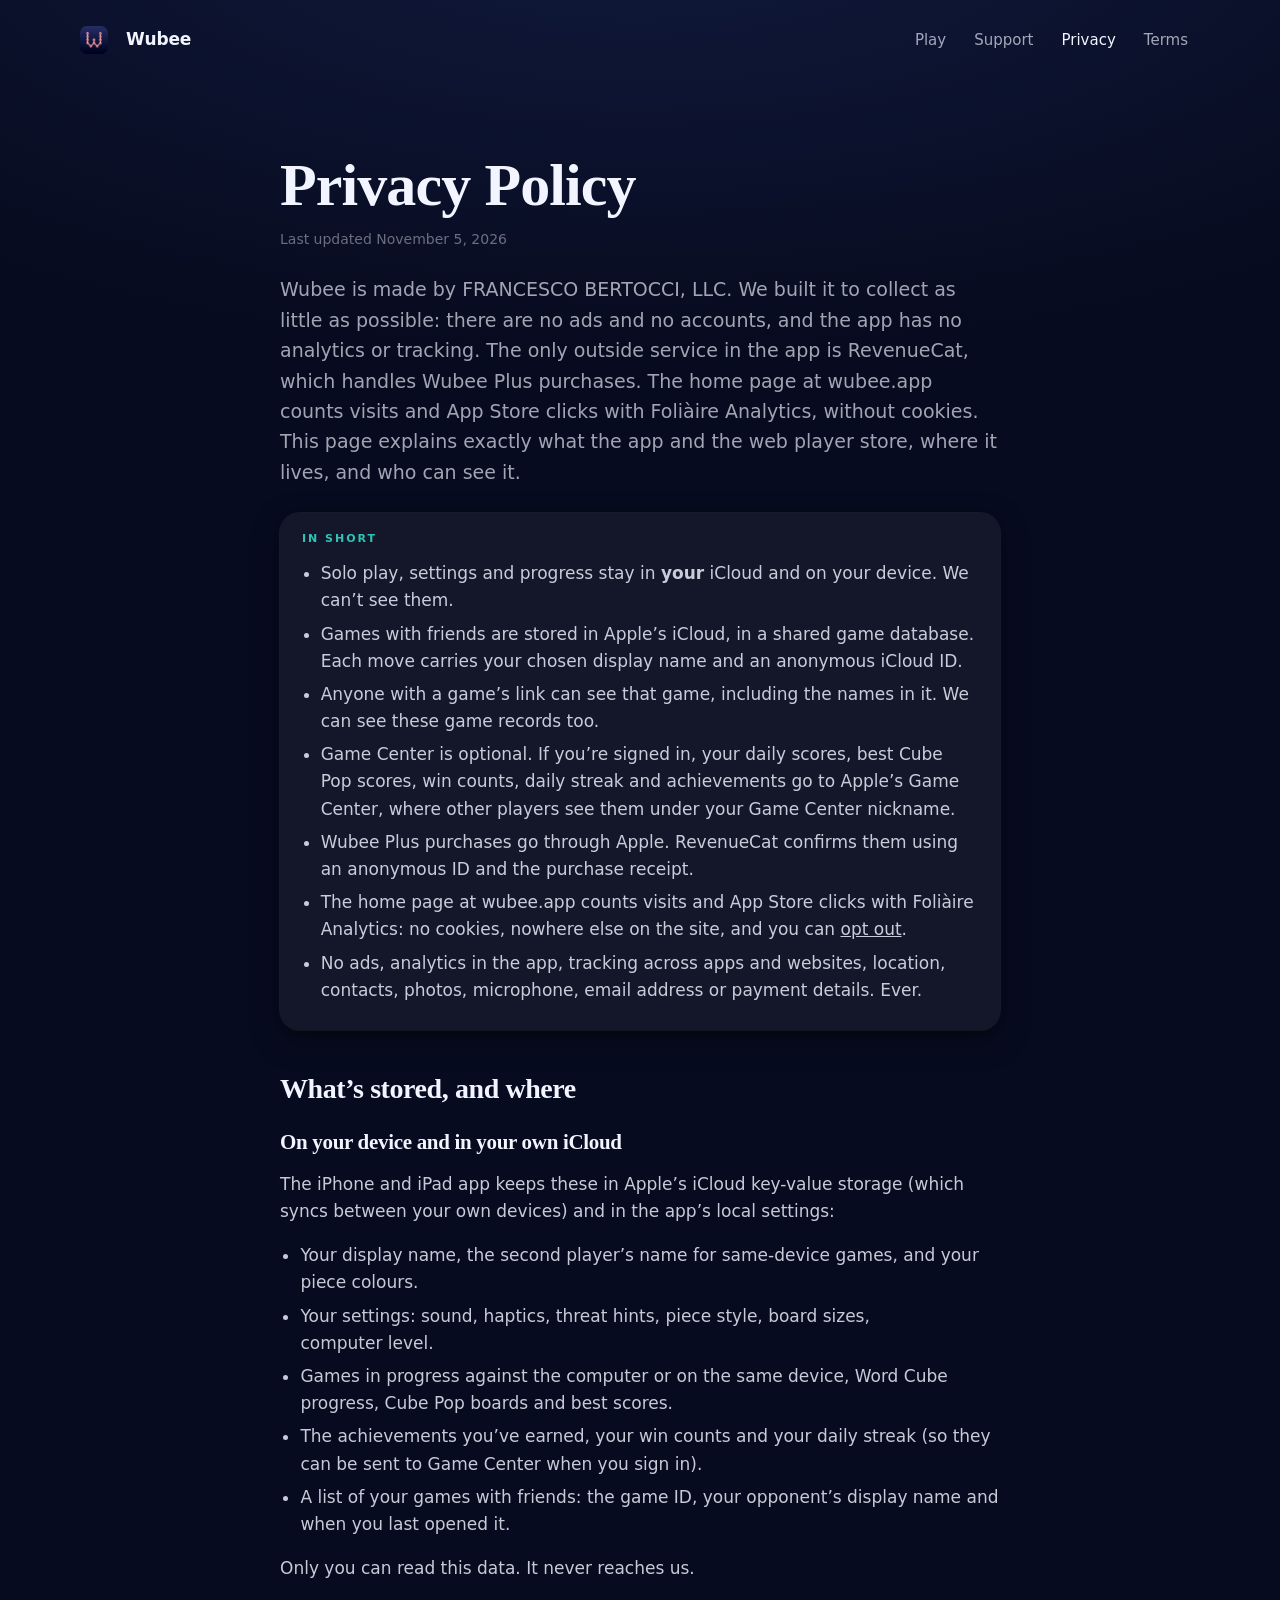
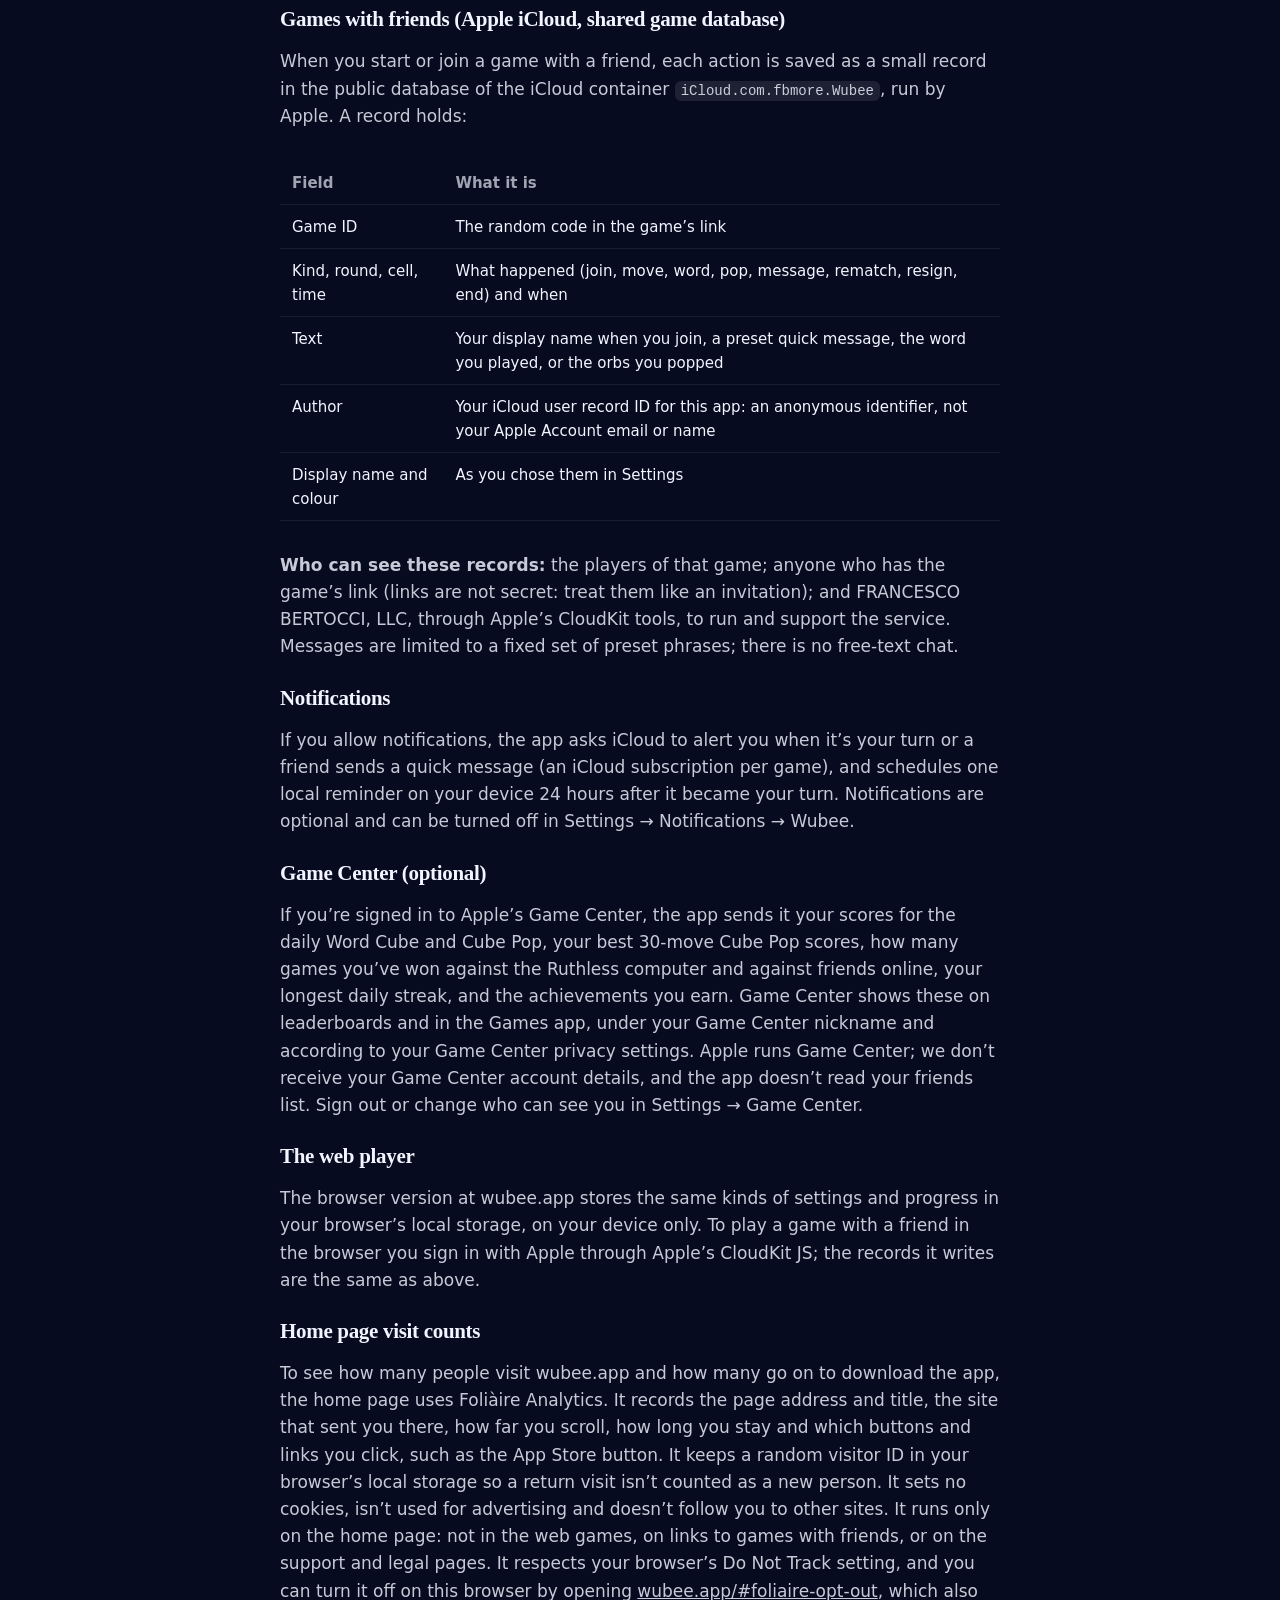
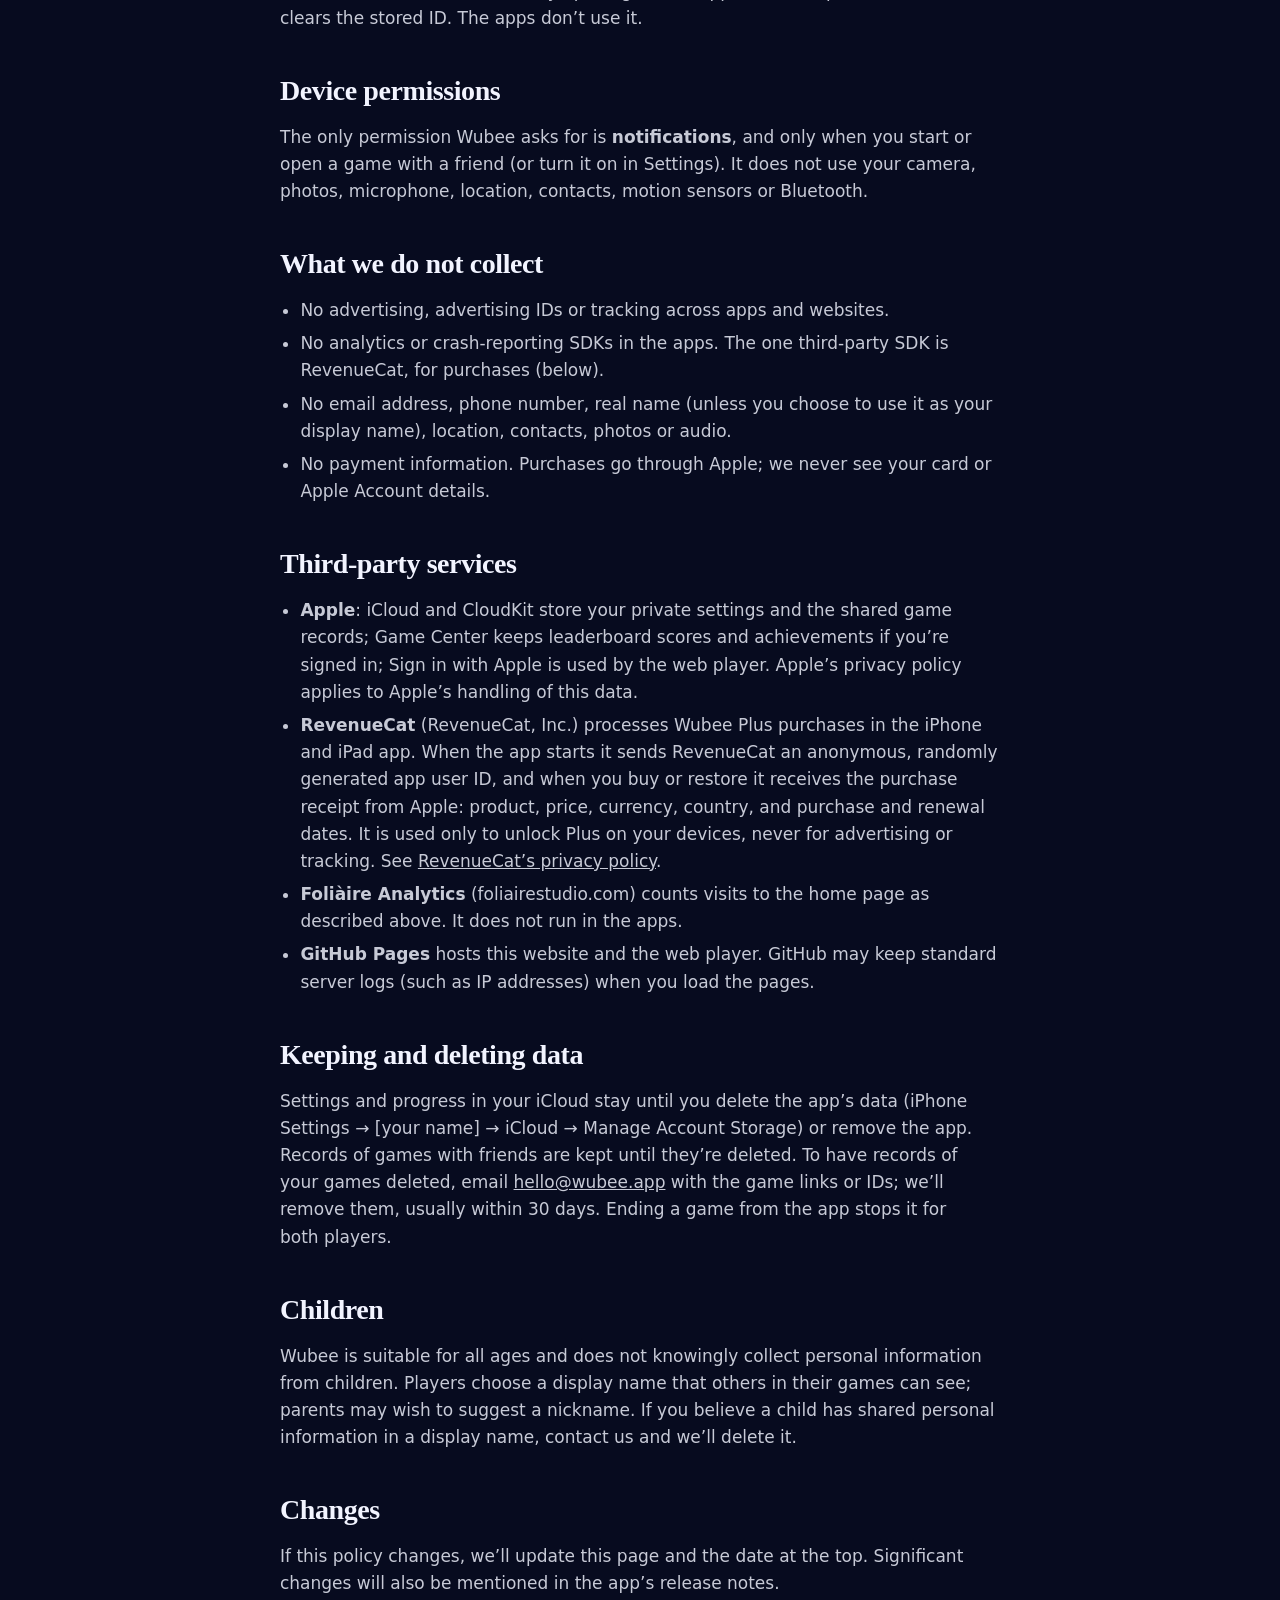
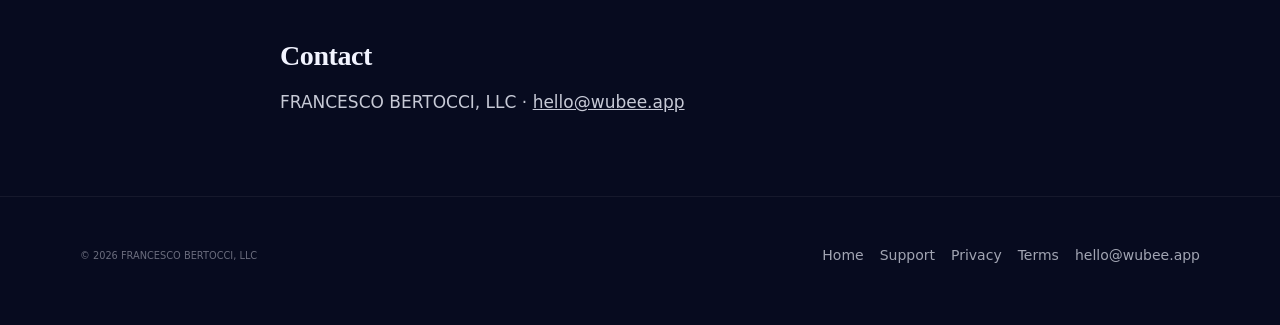
<file: privacy.html>
<!doctype html>
<html lang="en">
<head>
  <meta charset="utf-8">
  <meta name="viewport" content="width=device-width, initial-scale=1, viewport-fit=cover">
  <meta name="theme-color" content="#070b1f">
  <title>Privacy Policy · Wubee</title>
  <link rel="icon" type="image/png" href="favicon.png">
  <link rel="apple-touch-icon" href="apple-touch-icon.png">
  <meta property="og:image" content="https://wubee.app/icon.png">
  <meta name="description" content="What Wubee stores, where, and who can see it.">
  <link rel="stylesheet" href="site.css">
</head>
<body>
  <header class="wrap nav">
    <a class="brand" href="./"><img class="brand-icon" src="icon.png" alt="" width="28" height="28">Wubee</a>
    <nav aria-label="Site">
      <ul>
        <li><a class="link" href="play.html">Play</a></li>
        <li><a class="link" href="support.html">Support</a></li>
        <li class="wide"><a class="link" href="privacy.html" aria-current="page">Privacy</a></li>
        <li class="wide"><a class="link" href="terms.html">Terms</a></li>
      </ul>
    </nav>
  </header>
  <main class="narrow doc">
    <h1>Privacy Policy</h1>
    <p class="updated">Last updated November 5, 2026</p>
    <p class="lead">Wubee is made by FRANCESCO BERTOCCI, LLC. We built it to collect as little as possible: there are no ads and no accounts, and the app has no analytics or tracking. The only outside service in the app is RevenueCat, which handles Wubee Plus purchases. The home page at wubee.app counts visits and App Store clicks with Foliàire Analytics, without cookies. This page explains exactly what the app and the web player store, where it lives, and who can see it.</p>

    <div class="summary">
      <span class="tag">In short</span>
      <ul>
        <li>Solo play, settings and progress stay in <strong>your</strong> iCloud and on your device. We can’t see them.</li>
        <li>Games with friends are stored in Apple’s iCloud, in a shared game database. Each move carries your chosen display name and an anonymous iCloud ID.</li>
        <li>Anyone with a game’s link can see that game, including the names in it. We can see these game records too.</li>
        <li>Game Center is optional. If you’re signed in, your daily scores, best Cube Pop scores, win counts, daily streak and achievements go to Apple’s Game Center, where other players see them under your Game Center nickname.</li>
        <li>Wubee Plus purchases go through Apple. RevenueCat confirms them using an anonymous ID and the purchase receipt.</li>
        <li>The home page at wubee.app counts visits and App Store clicks with Foliàire Analytics: no cookies, nowhere else on the site, and you can <a href="index.html#foliaire-opt-out">opt out</a>.</li>
        <li>No ads, analytics in the app, tracking across apps and websites, location, contacts, photos, microphone, email address or payment details. Ever.</li>
      </ul>
    </div>

    <h2>What’s stored, and where</h2>
    <h3>On your device and in your own iCloud</h3>
    <p>The iPhone and iPad app keeps these in Apple’s iCloud key-value storage (which syncs between your own devices) and in the app’s local settings:</p>
    <ul>
      <li>Your display name, the second player’s name for same-device games, and your piece colours.</li>
      <li>Your settings: sound, haptics, threat hints, piece style, board sizes, computer level.</li>
      <li>Games in progress against the computer or on the same device, Word Cube progress, Cube Pop boards and best scores.</li>
      <li>The achievements you’ve earned, your win counts and your daily streak (so they can be sent to Game Center when you sign in).</li>
      <li>A list of your games with friends: the game ID, your opponent’s display name and when you last opened it.</li>
    </ul>
    <p>Only you can read this data. It never reaches us.</p>

    <h3>Games with friends (Apple iCloud, shared game database)</h3>
    <p>When you start or join a game with a friend, each action is saved as a small record in the public database of the iCloud container <code>iCloud.com.fbmore.Wubee</code>, run by Apple. A record holds:</p>
    <div class="table-wrap"><table class="table">
      <tr><th>Field</th><th>What it is</th></tr>
      <tr><td>Game ID</td><td>The random code in the game’s link</td></tr>
      <tr><td>Kind, round, cell, time</td><td>What happened (join, move, word, pop, message, rematch, resign, end) and when</td></tr>
      <tr><td>Text</td><td>Your display name when you join, a preset quick message, the word you played, or the orbs you popped</td></tr>
      <tr><td>Author</td><td>Your iCloud user record ID for this app: an anonymous identifier, not your Apple Account email or name</td></tr>
      <tr><td>Display name and colour</td><td>As you chose them in Settings</td></tr>
    </table></div>
    <p><strong>Who can see these records:</strong> the players of that game; anyone who has the game’s link (links are not secret: treat them like an invitation); and FRANCESCO BERTOCCI, LLC, through Apple’s CloudKit tools, to run and support the service. Messages are limited to a fixed set of preset phrases; there is no free-text chat.</p>

    <h3>Notifications</h3>
    <p>If you allow notifications, the app asks iCloud to alert you when it’s your turn or a friend sends a quick message (an iCloud subscription per game), and schedules one local reminder on your device 24 hours after it became your turn. Notifications are optional and can be turned off in Settings → Notifications → Wubee.</p>

    <h3>Game Center (optional)</h3>
    <p>If you’re signed in to Apple’s Game Center, the app sends it your scores for the daily Word Cube and Cube Pop, your best 30-move Cube Pop scores, how many games you’ve won against the Ruthless computer and against friends online, your longest daily streak, and the achievements you earn. Game Center shows these on leaderboards and in the Games app, under your Game Center nickname and according to your Game Center privacy settings. Apple runs Game Center; we don’t receive your Game Center account details, and the app doesn’t read your friends list. Sign out or change who can see you in Settings → Game Center.</p>

    <h3>The web player</h3>
    <p>The browser version at wubee.app stores the same kinds of settings and progress in your browser’s local storage, on your device only. To play a game with a friend in the browser you sign in with Apple through Apple’s CloudKit JS; the records it writes are the same as above.</p>

    <h3>Home page visit counts</h3>
    <p>To see how many people visit wubee.app and how many go on to download the app, the home page uses Foliàire Analytics. It records the page address and title, the site that sent you there, how far you scroll, how long you stay and which buttons and links you click, such as the App Store button. It keeps a random visitor ID in your browser’s local storage so a return visit isn’t counted as a new person. It sets no cookies, isn’t used for advertising and doesn’t follow you to other sites. It runs only on the home page: not in the web games, on links to games with friends, or on the support and legal pages. It respects your browser’s Do Not Track setting, and you can turn it off on this browser by opening <a href="index.html#foliaire-opt-out">wubee.app/#foliaire-opt-out</a>, which also clears the stored ID. The apps don’t use it.</p>

    <h2>Device permissions</h2>
    <p>The only permission Wubee asks for is <strong>notifications</strong>, and only when you start or open a game with a friend (or turn it on in Settings). It does not use your camera, photos, microphone, location, contacts, motion sensors or Bluetooth.</p>

    <h2>What we do not collect</h2>
    <ul>
      <li>No advertising, advertising IDs or tracking across apps and websites.</li>
      <li>No analytics or crash-reporting SDKs in the apps. The one third-party SDK is RevenueCat, for purchases (below).</li>
      <li>No email address, phone number, real name (unless you choose to use it as your display name), location, contacts, photos or audio.</li>
      <li>No payment information. Purchases go through Apple; we never see your card or Apple Account details.</li>
    </ul>

    <h2>Third-party services</h2>
    <ul>
      <li><strong>Apple</strong>: iCloud and CloudKit store your private settings and the shared game records; Game Center keeps leaderboard scores and achievements if you’re signed in; Sign in with Apple is used by the web player. Apple’s privacy policy applies to Apple’s handling of this data.</li>
      <li><strong>RevenueCat</strong> (RevenueCat, Inc.) processes Wubee Plus purchases in the iPhone and iPad app. When the app starts it sends RevenueCat an anonymous, randomly generated app user ID, and when you buy or restore it receives the purchase receipt from Apple: product, price, currency, country, and purchase and renewal dates. It is used only to unlock Plus on your devices, never for advertising or tracking. See <a href="https://www.revenuecat.com/privacy">RevenueCat’s privacy policy</a>.</li>
      <li><strong>Foliàire Analytics</strong> (foliairestudio.com) counts visits to the home page as described above. It does not run in the apps.</li>
      <li><strong>GitHub Pages</strong> hosts this website and the web player. GitHub may keep standard server logs (such as IP addresses) when you load the pages.</li>
    </ul>

    <h2>Keeping and deleting data</h2>
    <p>Settings and progress in your iCloud stay until you delete the app’s data (iPhone Settings → [your name] → iCloud → Manage Account Storage) or remove the app. Records of games with friends are kept until they’re deleted. To have records of your games deleted, email <a href="mailto:hello@wubee.app">hello@wubee.app</a> with the game links or IDs; we’ll remove them, usually within 30 days. Ending a game from the app stops it for both players.</p>

    <h2>Children</h2>
    <p>Wubee is suitable for all ages and does not knowingly collect personal information from children. Players choose a display name that others in their games can see; parents may wish to suggest a nickname. If you believe a child has shared personal information in a display name, contact us and we’ll delete it.</p>

    <h2>Changes</h2>
    <p>If this policy changes, we’ll update this page and the date at the top. Significant changes will also be mentioned in the app’s release notes.</p>

    <h2>Contact</h2>
    <p>FRANCESCO BERTOCCI, LLC · <a href="mailto:hello@wubee.app">hello@wubee.app</a></p>
  </main>
  <footer>
    <div class="wrap row">
      <span class="copyright">© 2026 FRANCESCO BERTOCCI, LLC</span>
      <nav aria-label="Footer">
        <a href="./">Home</a>
        <a href="support.html">Support</a>
        <a href="privacy.html">Privacy</a>
        <a href="terms.html">Terms</a>
        <a href="mailto:hello@wubee.app">hello@wubee.app</a>
      </nav>
    </div>
  </footer>
</body>
</html>
</file>
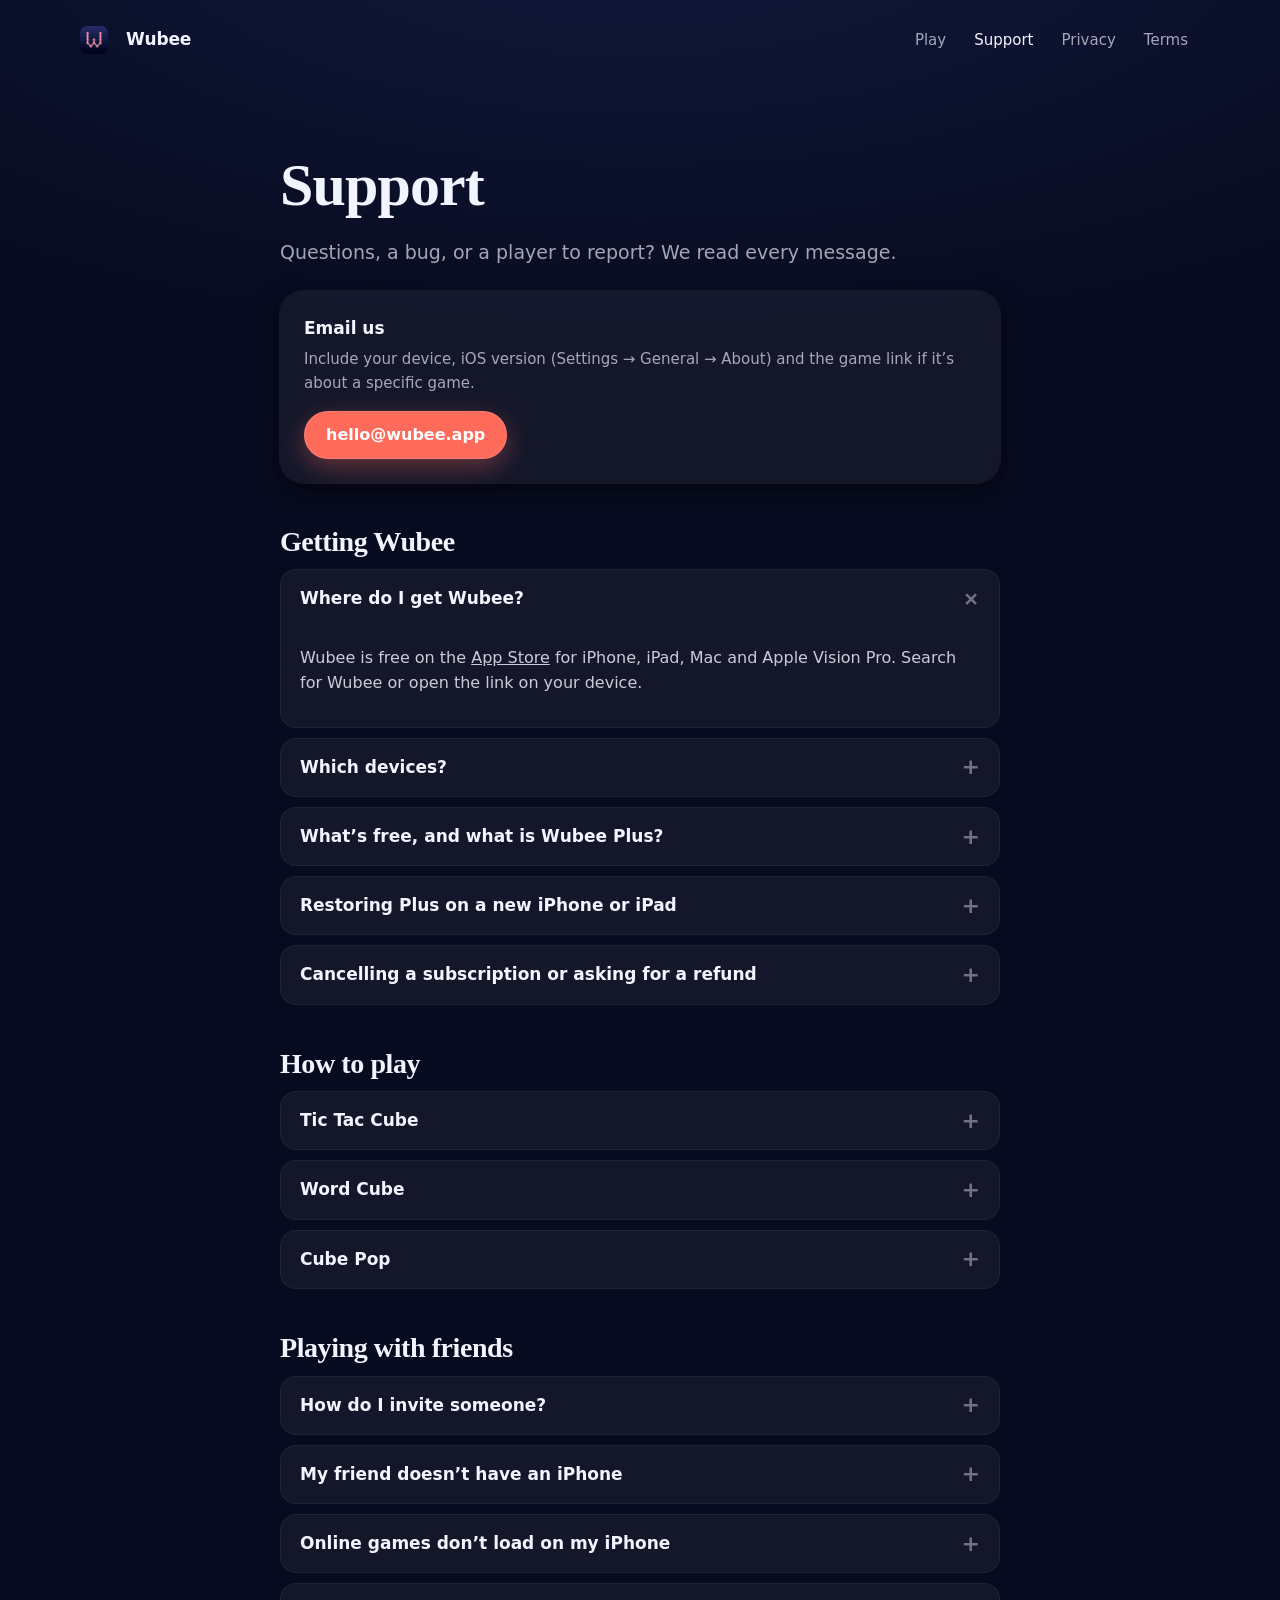
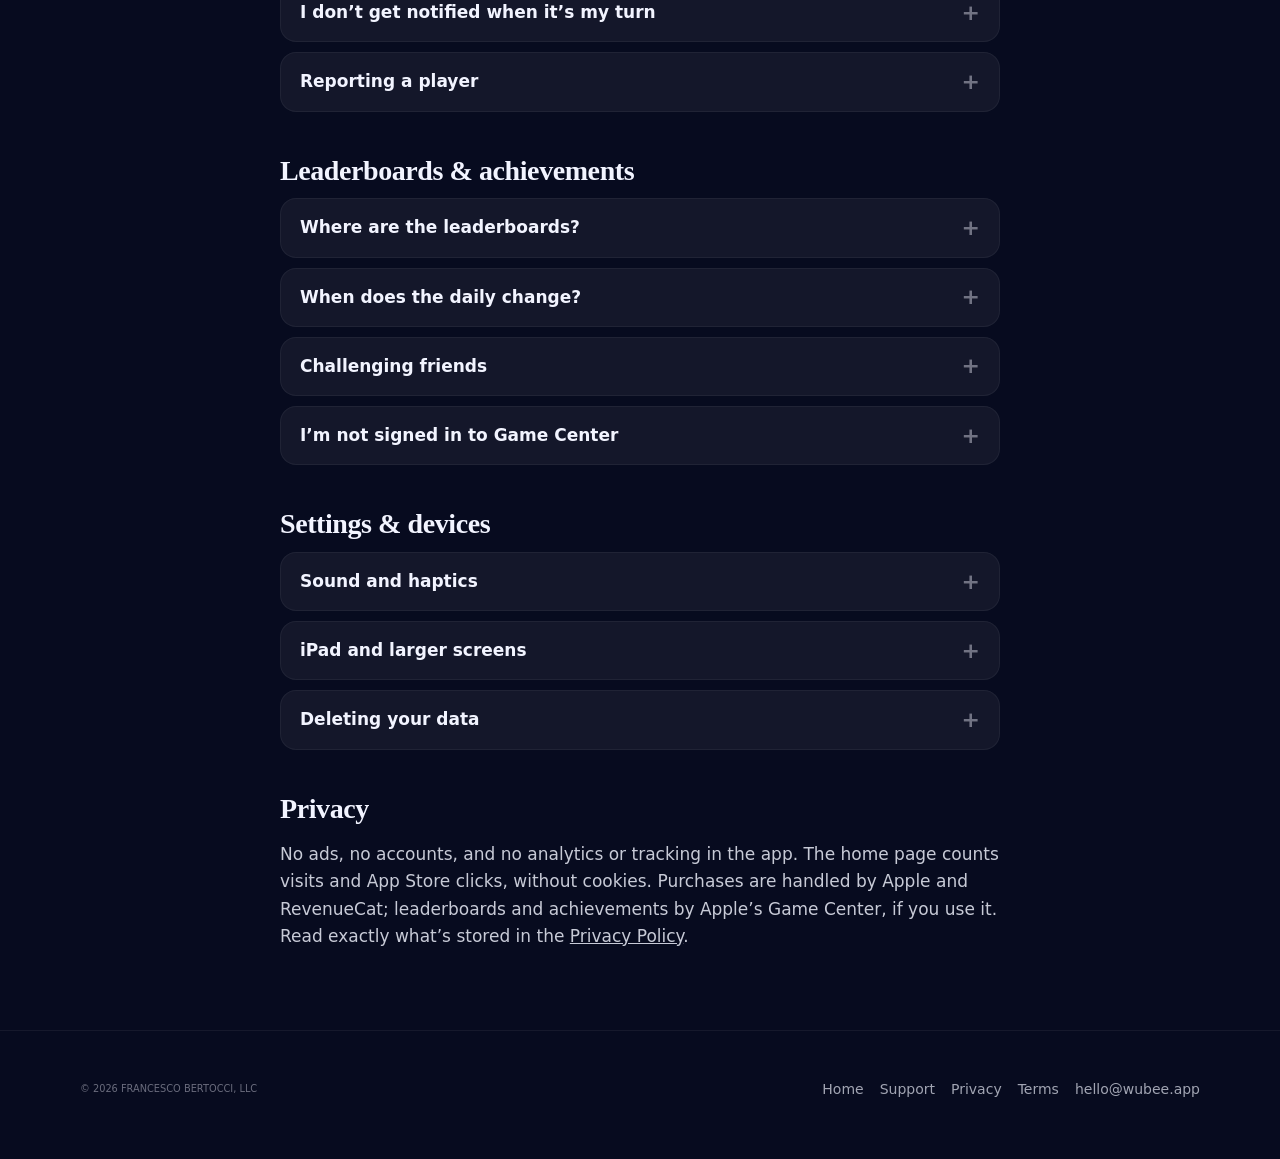
<file: support.html>
<!doctype html>
<html lang="en">
<head>
  <meta charset="utf-8">
  <meta name="viewport" content="width=device-width, initial-scale=1, viewport-fit=cover">
  <meta name="theme-color" content="#070b1f">
  <title>Support · Wubee</title>
  <link rel="icon" type="image/png" href="favicon.png">
  <link rel="apple-touch-icon" href="apple-touch-icon.png">
  <meta property="og:image" content="https://wubee.app/icon.png">
  <meta name="description" content="Help with Wubee: how to play, playing with friends, notifications and your data.">
  <link rel="stylesheet" href="site.css">
</head>
<body>
  <header class="wrap nav">
    <a class="brand" href="./"><img class="brand-icon" src="icon.png" alt="" width="28" height="28">Wubee</a>
    <nav aria-label="Site">
      <ul>
        <li><a class="link" href="play.html">Play</a></li>
        <li><a class="link" href="support.html" aria-current="page">Support</a></li>
        <li class="wide"><a class="link" href="privacy.html">Privacy</a></li>
        <li class="wide"><a class="link" href="terms.html">Terms</a></li>
      </ul>
    </nav>
  </header>
  <main class="narrow doc">
    <h1>Support</h1>
    <p class="lead">Questions, a bug, or a player to report? We read every message.</p>
    <div class="contact">
      <div>
        <strong>Email us</strong>
        <p>Include your device, iOS version (Settings → General → About) and the game link if it’s about a specific game.</p>
      </div>
      <a class="btn primary" href="mailto:hello@wubee.app?subject=Wubee%20support">hello@wubee.app</a>
    </div>

    <h2 id="get">Getting Wubee</h2>
    <details open><summary>Where do I get Wubee?</summary><div><p>Wubee is free on the <a href="https://apps.apple.com/app/id6820312261">App Store</a> for iPhone, iPad, Mac and Apple Vision Pro. Search for Wubee or open the link on your device.</p></div></details>
    <details><summary>Which devices?</summary><div><p>iPhone and iPad with iOS 18 or later, Mac with Apple silicon, and Apple Vision Pro, where the cube floats in your room (a glass window behind it is optional, in Settings). Anyone can also play in any modern browser: <a href="play.html">play in your browser</a>.</p></div></details>
    <details><summary>What’s free, and what is Wubee Plus?</summary><div><p>Every daily challenge and every game with a friend, online or on one device, is free in any size, and so is solo play on 3×3×3. <strong>Wubee Plus</strong> adds solo 4×4×4 and 5×5×5 in all three games, every Word Cube practice board and Cube Pop Zen. Choose Monthly, Yearly (with a free week for new subscribers) or Lifetime (pay once). Find it in Settings → Wubee Plus. Full details are in the <a href="terms.html#plus">Terms</a>.</p></div></details>
    <details><summary>Restoring Plus on a new iPhone or iPad</summary><div><p>Open Settings in Wubee and tap <strong>Restore Purchases</strong>, signed in with the Apple Account you bought Plus with.</p></div></details>
    <details><summary>Cancelling a subscription or asking for a refund</summary><div><p>Cancel any time in iPhone Settings → [your name] → Subscriptions → Wubee; Plus stays on until the end of the paid period. Refunds are handled by Apple at <a href="https://reportaproblem.apple.com">reportaproblem.apple.com</a>.</p></div></details>

    <h2>How to play</h2>
    <details><summary>Tic Tac Cube</summary><div><p>Take turns placing pieces in the cube. Get a full row (three, four or five, depending on the board) in any straight line: across a layer, straight down, or diagonally through the cube. Drag to spin, pinch (or the layers button) to spread the layers, tap a spot to preview and tap again to place.</p></div></details>
    <details><summary>Word Cube</summary><div><p>Tap a letter, then a touching letter (up, down, left, right, forward or back, never diagonal) to trace a word, and tap Enter. Each letter can be used once per word. Find enough words and more of the cube is revealed. Longer words score more; a word that passes through every layer earns a bonus.</p></div></details>
    <details><summary>Cube Pop</summary><div><p>Trace three or more touching orbs of the same colour and tap Pop. The rest fall towards whichever side of the cube is facing down on your screen, so turn the cube to aim. Pop 5 in one chain for a bomb, 6 for a beam, 7 or more for a wild prism. Gold orbs double a chain’s points.</p></div></details>

    <h2>Playing with friends</h2>
    <details><summary>How do I invite someone?</summary><div><p>On any game’s page tap <strong>Invite</strong>, then Copy link or Share. Your friend opens the link: it plays right there in their browser, and if they have the iPhone app, an <strong>Open in app</strong> button switches to it. Games wait for each player: there are no timers.</p></div></details>
    <details><summary>My friend doesn’t have an iPhone</summary><div><p>They can play in any modern browser after signing in with an Apple Account (free to create at appleid.apple.com). Two players on the same device need no account at all.</p></div></details>
    <details><summary>Online games don’t load on my iPhone</summary><div><p>Online games need iCloud: open Settings → [your name] → iCloud and make sure you’re signed in. Check you’re online, then reopen the game from Your games. If a game still doesn’t sync, email us the link.</p></div></details>
    <details><summary>I don’t get notified when it’s my turn</summary><div><p>Open Settings → Notifications → Wubee and turn on Allow Notifications. In the app, Settings shows whether notifications are on. You’ll get an alert when your friend moves, and one reminder after 24 hours.</p></div></details>
    <details><summary>Reporting a player</summary><div><p>In an online game, open the ••• menu and choose <strong>Report player</strong>: it starts an email with the game ID. You can also End the game (it stops for both players) and archive it from Your games.</p></div></details>

    <h2>Leaderboards &amp; achievements</h2>
    <details><summary>Where are the leaderboards?</summary><div><p>Wubee uses Apple’s Game Center. Tap the trophy at the top of the home screen, or open Settings → Game Center in the app. There are daily leaderboards for Word Cube and Cube Pop, best 30-move Cube Pop scores for each cube size, wins against the Ruthless computer and against friends, and your longest daily streak. Everything also shows in Apple’s Games app.</p></div></details>
    <details><summary>When does the daily change?</summary><div><p>At midnight UTC, for everyone at once, so the whole world plays the same board at the same time and the daily leaderboards line up with it. Your daily streak counts the days you play a Word Cube or Cube Pop daily in a row.</p></div></details>
    <details><summary>Challenging friends</summary><div><p>On iOS 26, after a daily tap <strong>Challenge</strong> to dare your Game Center friends to beat your score on today’s board.</p></div></details>
    <details><summary>I’m not signed in to Game Center</summary><div><p>Open the Settings app → Game Center and sign in. Achievements and scores you earned before signing in are sent the next time you open Wubee. Game Center is optional: everything else works without it.</p></div></details>

    <h2>Settings &amp; devices</h2>
    <details><summary>Sound and haptics</summary><div><p>Tap the speaker button at the top of any screen to turn sound on or off; it also stays quiet when your iPhone is on silent. Haptics can be switched off in the app’s Settings.</p></div></details>
    <details><summary>iPad and larger screens</summary><div><p>Wubee runs on iPad in any orientation. On wide screens the cube sits on the left with the controls beside it.</p></div></details>
    <details><summary>Deleting your data</summary><div><p>Your settings and progress live in your own iCloud: delete them in Settings → [your name] → iCloud → Manage Account Storage, or by removing the app. To delete records of games with friends, email us the game links.</p></div></details>

    <h2>Privacy</h2>
    <p>No ads, no accounts, and no analytics or tracking in the app. The home page counts visits and App Store clicks, without cookies. Purchases are handled by Apple and RevenueCat; leaderboards and achievements by Apple’s Game Center, if you use it. Read exactly what’s stored in the <a href="privacy.html">Privacy Policy</a>.</p>
  </main>
  <footer>
    <div class="wrap row">
      <span class="copyright">© 2026 FRANCESCO BERTOCCI, LLC</span>
      <nav aria-label="Footer">
        <a href="./">Home</a>
        <a href="support.html">Support</a>
        <a href="privacy.html">Privacy</a>
        <a href="terms.html">Terms</a>
        <a href="mailto:hello@wubee.app">hello@wubee.app</a>
      </nav>
    </div>
  </footer>
</body>
</html>
</file>
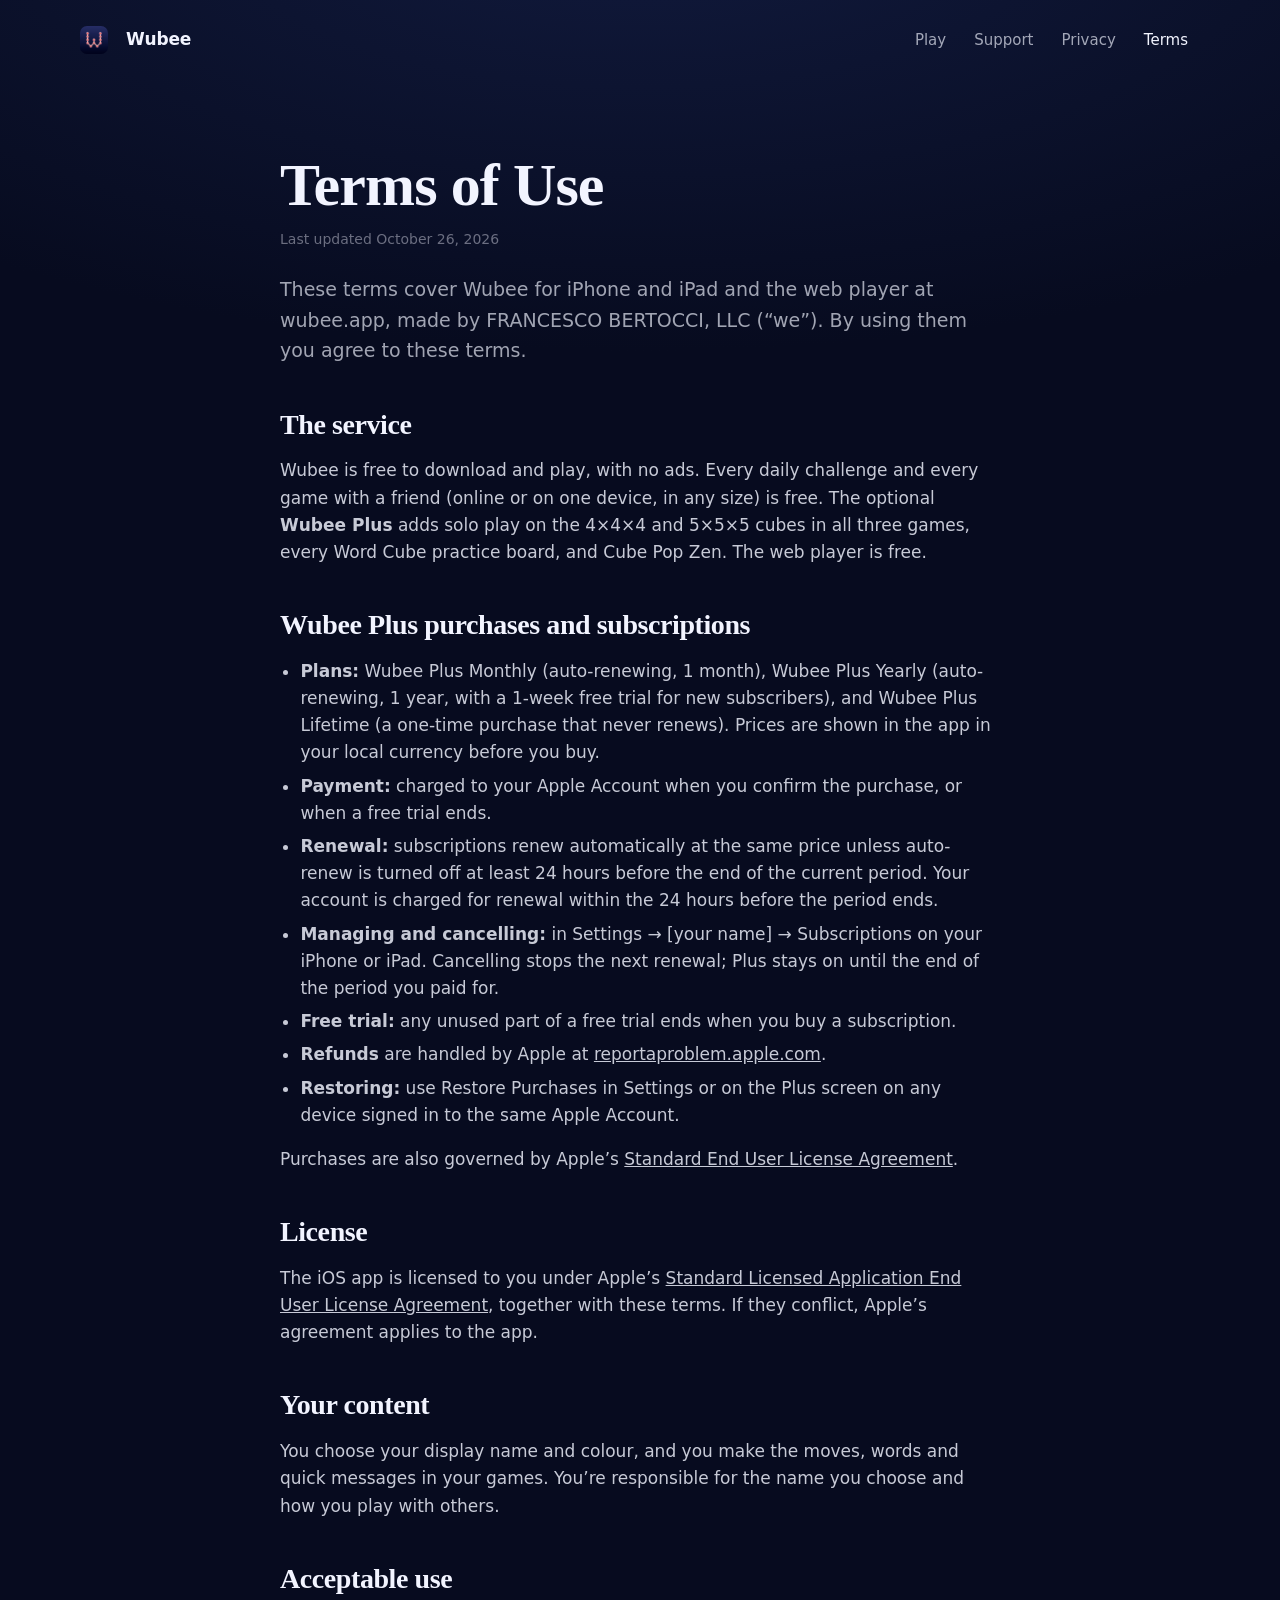
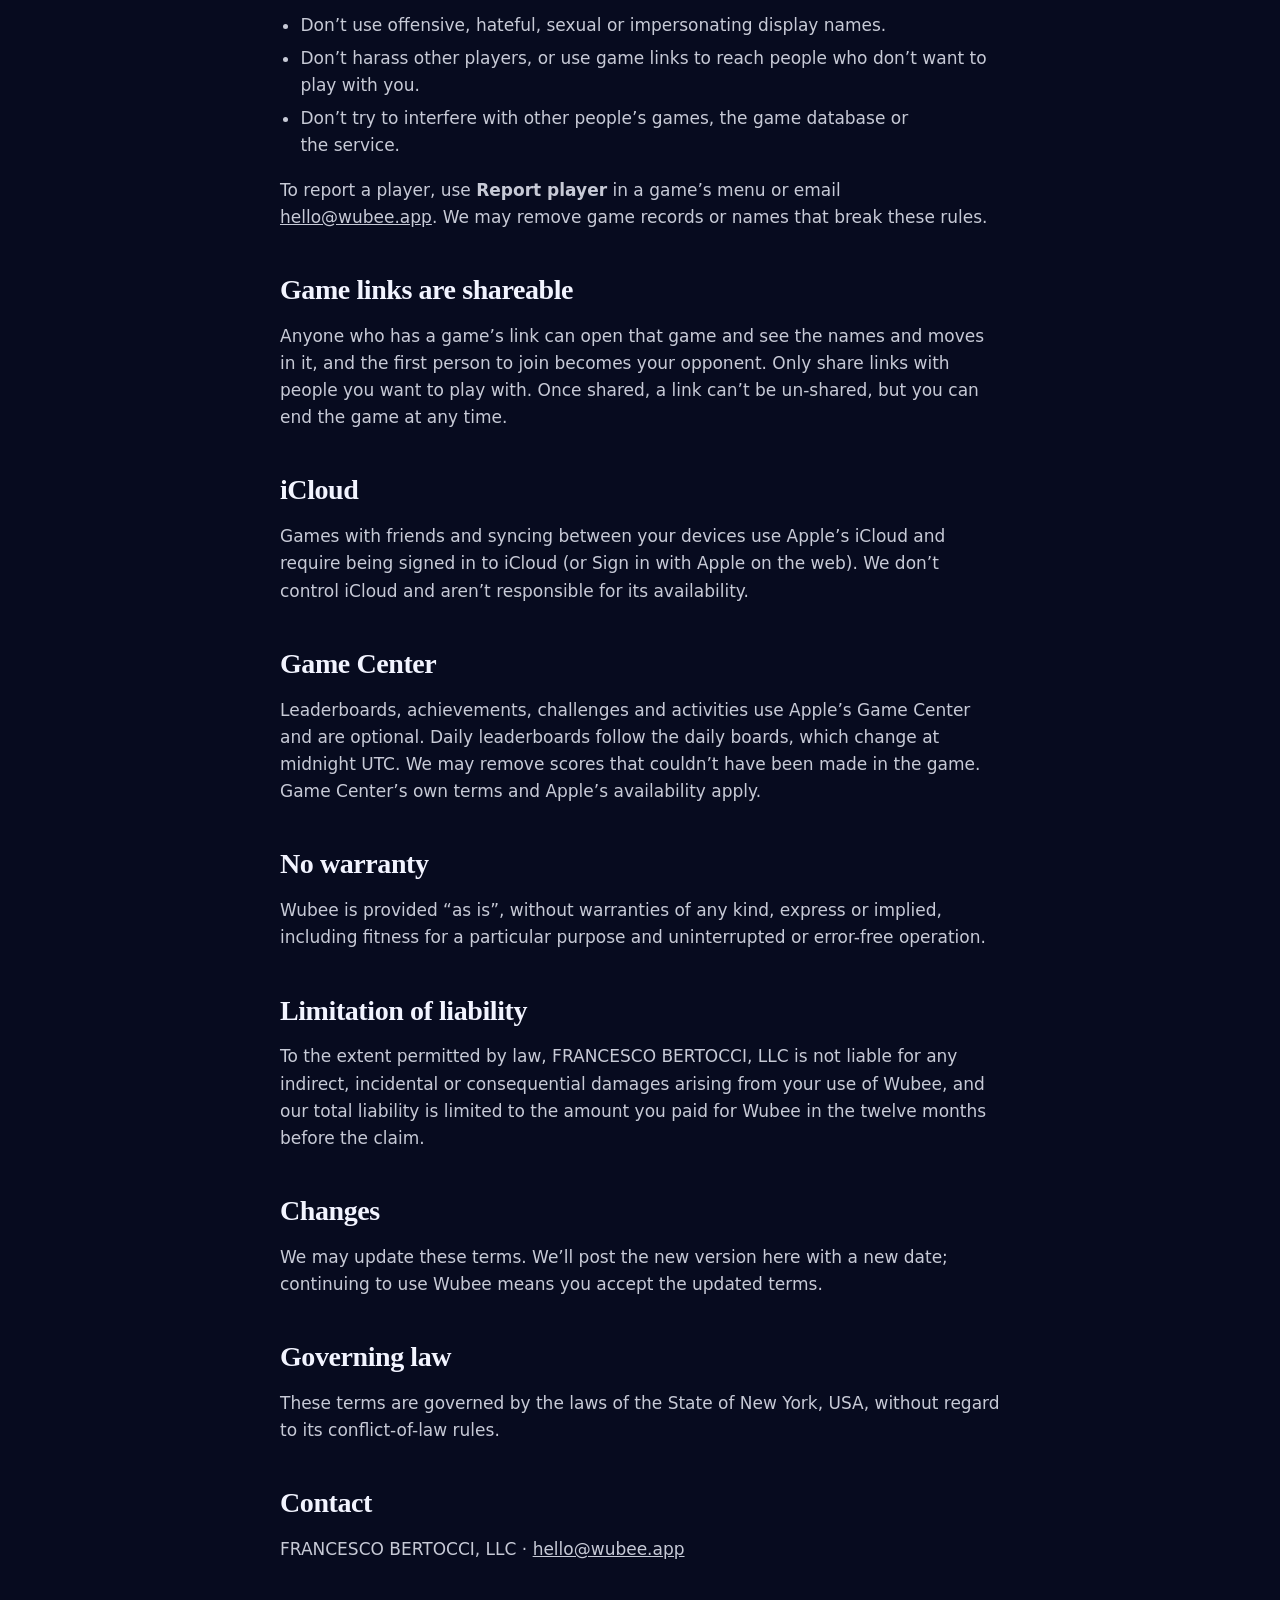
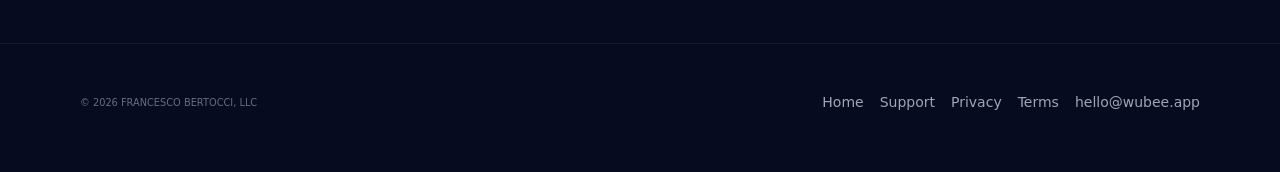
<file: terms.html>
<!doctype html>
<html lang="en">
<head>
  <meta charset="utf-8">
  <meta name="viewport" content="width=device-width, initial-scale=1, viewport-fit=cover">
  <meta name="theme-color" content="#070b1f">
  <title>Terms of Use · Wubee</title>
  <link rel="icon" type="image/png" href="favicon.png">
  <link rel="apple-touch-icon" href="apple-touch-icon.png">
  <meta property="og:image" content="https://wubee.app/icon.png">
  <meta name="description" content="The terms for using Wubee.">
  <link rel="stylesheet" href="site.css">
</head>
<body>
  <header class="wrap nav">
    <a class="brand" href="./"><img class="brand-icon" src="icon.png" alt="" width="28" height="28">Wubee</a>
    <nav aria-label="Site">
      <ul>
        <li><a class="link" href="play.html">Play</a></li>
        <li><a class="link" href="support.html">Support</a></li>
        <li class="wide"><a class="link" href="privacy.html">Privacy</a></li>
        <li class="wide"><a class="link" href="terms.html" aria-current="page">Terms</a></li>
      </ul>
    </nav>
  </header>
  <main class="narrow doc">
    <h1>Terms of Use</h1>
    <p class="updated">Last updated October 26, 2026</p>
    <p class="lead">These terms cover Wubee for iPhone and iPad and the web player at wubee.app, made by FRANCESCO BERTOCCI, LLC (“we”). By using them you agree to these terms.</p>

    <h2>The service</h2>
    <p>Wubee is free to download and play, with no ads. Every daily challenge and every game with a friend (online or on one device, in any size) is free. The optional <strong>Wubee Plus</strong> adds solo play on the 4×4×4 and 5×5×5 cubes in all three games, every Word Cube practice board, and Cube Pop Zen. The web player is free.</p>

    <h2 id="plus">Wubee Plus purchases and subscriptions</h2>
    <ul>
      <li><strong>Plans:</strong> Wubee Plus Monthly (auto-renewing, 1 month), Wubee Plus Yearly (auto-renewing, 1 year, with a 1-week free trial for new subscribers), and Wubee Plus Lifetime (a one-time purchase that never renews). Prices are shown in the app in your local currency before you buy.</li>
      <li><strong>Payment:</strong> charged to your Apple Account when you confirm the purchase, or when a free trial ends.</li>
      <li><strong>Renewal:</strong> subscriptions renew automatically at the same price unless auto-renew is turned off at least 24 hours before the end of the current period. Your account is charged for renewal within the 24 hours before the period ends.</li>
      <li><strong>Managing and cancelling:</strong> in Settings → [your name] → Subscriptions on your iPhone or iPad. Cancelling stops the next renewal; Plus stays on until the end of the period you paid for.</li>
      <li><strong>Free trial:</strong> any unused part of a free trial ends when you buy a subscription.</li>
      <li><strong>Refunds</strong> are handled by Apple at <a href="https://reportaproblem.apple.com">reportaproblem.apple.com</a>.</li>
      <li><strong>Restoring:</strong> use Restore Purchases in Settings or on the Plus screen on any device signed in to the same Apple Account.</li>
    </ul>
    <p>Purchases are also governed by Apple’s <a href="https://www.apple.com/legal/internet-services/itunes/dev/stdeula/">Standard End User License Agreement</a>.</p>

    <h2>License</h2>
    <p>The iOS app is licensed to you under Apple’s <a href="https://www.apple.com/legal/internet-services/itunes/dev/stdeula/">Standard Licensed Application End User License Agreement</a>, together with these terms. If they conflict, Apple’s agreement applies to the app.</p>

    <h2>Your content</h2>
    <p>You choose your display name and colour, and you make the moves, words and quick messages in your games. You’re responsible for the name you choose and how you play with others.</p>

    <h2>Acceptable use</h2>
    <ul>
      <li>Don’t use offensive, hateful, sexual or impersonating display names.</li>
      <li>Don’t harass other players, or use game links to reach people who don’t want to play with you.</li>
      <li>Don’t try to interfere with other people’s games, the game database or the service.</li>
    </ul>
    <p>To report a player, use <strong>Report player</strong> in a game’s menu or email <a href="mailto:hello@wubee.app">hello@wubee.app</a>. We may remove game records or names that break these rules.</p>

    <h2>Game links are shareable</h2>
    <p>Anyone who has a game’s link can open that game and see the names and moves in it, and the first person to join becomes your opponent. Only share links with people you want to play with. Once shared, a link can’t be un-shared, but you can end the game at any time.</p>

    <h2>iCloud</h2>
    <p>Games with friends and syncing between your devices use Apple’s iCloud and require being signed in to iCloud (or Sign in with Apple on the web). We don’t control iCloud and aren’t responsible for its availability.</p>

    <h2>Game Center</h2>
    <p>Leaderboards, achievements, challenges and activities use Apple’s Game Center and are optional. Daily leaderboards follow the daily boards, which change at midnight UTC. We may remove scores that couldn’t have been made in the game. Game Center’s own terms and Apple’s availability apply.</p>

    <h2>No warranty</h2>
    <p>Wubee is provided “as is”, without warranties of any kind, express or implied, including fitness for a particular purpose and uninterrupted or error-free operation.</p>

    <h2>Limitation of liability</h2>
    <p>To the extent permitted by law, FRANCESCO BERTOCCI, LLC is not liable for any indirect, incidental or consequential damages arising from your use of Wubee, and our total liability is limited to the amount you paid for Wubee in the twelve months before the claim.</p>

    <h2>Changes</h2>
    <p>We may update these terms. We’ll post the new version here with a new date; continuing to use Wubee means you accept the updated terms.</p>

    <h2>Governing law</h2>
    <p>These terms are governed by the laws of the State of New York, USA, without regard to its conflict-of-law rules.</p>

    <h2>Contact</h2>
    <p>FRANCESCO BERTOCCI, LLC · <a href="mailto:hello@wubee.app">hello@wubee.app</a></p>
  </main>
  <footer>
    <div class="wrap row">
      <span class="copyright">© 2026 FRANCESCO BERTOCCI, LLC</span>
      <nav aria-label="Footer">
        <a href="./">Home</a>
        <a href="support.html">Support</a>
        <a href="privacy.html">Privacy</a>
        <a href="terms.html">Terms</a>
        <a href="mailto:hello@wubee.app">hello@wubee.app</a>
      </nav>
    </div>
  </footer>
</body>
</html>
</file>
<file: site.css>
/* Marketing + legal pages. Same dark navy as the app; editorial serif headings. */
:root {
  --canvas: #070b1f;
  --canvas-2: #111a3d;
  --surface: rgb(255 255 255 / 0.05);
  --surface-2: rgb(255 255 255 / 0.09);
  --ink: #f2f4ff;
  --muted: rgb(242 244 255 / 0.66);
  --faint: rgb(242 244 255 / 0.42);
  --accent: #ff6b5b;
  --teal: #2ec4b6;
  --gold: #f4b942;
  --violet: #8b6cf6;
  --serif: ui-serif, "New York", Georgia, "Times New Roman", serif;
  --sans: ui-sans-serif, -apple-system, BlinkMacSystemFont, "SF Pro Text", "Segoe UI", system-ui, sans-serif;
  --ease: cubic-bezier(0.2, 0, 0, 1);
  --shadow: 0 0 0 1px rgb(255 255 255 / 0.07), 0 10px 30px rgb(0 0 0 / 0.35), 0 2px 6px rgb(0 0 0 / 0.25);
  color-scheme: dark;
}
* { box-sizing: border-box; }
html { -webkit-font-smoothing: antialiased; -moz-osx-font-smoothing: grayscale; scroll-behavior: smooth; }
@media (prefers-reduced-motion: reduce) { html { scroll-behavior: auto; } }
body {
  margin: 0; color: var(--ink); font: 17px/1.6 var(--sans);
  background: radial-gradient(120% 70% at 50% -10%, var(--canvas-2), var(--canvas) 70%) fixed, var(--canvas);
  min-height: 100vh;
}
a { color: inherit; }
h1, h2, h3 { font-family: var(--serif); font-weight: 600; letter-spacing: -0.015em; line-height: 1.1; text-wrap: balance; margin: 0; }
h1 em, h2 em { font-style: italic; color: var(--accent); font-weight: 500; }
p, li { text-wrap: pretty; }
.wrap { width: min(1120px, 100% - 32px); margin-inline: auto; }
.narrow { width: min(720px, 100% - 32px); margin-inline: auto; }

/* Nav */
.nav { display: flex; align-items: center; justify-content: space-between; gap: 16px; padding: 18px 0; }
.brand { white-space: nowrap; display: inline-flex; align-items: center; gap: 10px; font-weight: 700; text-decoration: none; letter-spacing: -0.01em; min-height: 44px; }
.brand .dot { width: 12px; height: 12px; border-radius: 50%; background: radial-gradient(circle at 35% 30%, #ffb3a9, var(--accent) 55%, #b8392c); box-shadow: 0 0 12px rgb(255 107 91 / 0.5); }
.nav ul { display: flex; gap: 4px; list-style: none; margin: 0; padding: 0; flex-wrap: wrap; justify-content: flex-end; }
.nav a.link { display: inline-flex; align-items: center; min-height: 44px; padding: 0 12px; border-radius: 999px; text-decoration: none; color: var(--muted); font-size: 15px;
  transition-property: color, background-color; transition-duration: 150ms; transition-timing-function: var(--ease); }
.nav a.link:hover { color: var(--ink); background: var(--surface); }
.nav a.link[aria-current="page"] { color: var(--ink); }
@media (max-width: 520px) {
  .nav li.wide { display: none; }            /* Privacy and Terms stay in the footer */
  .nav a.link { padding: 0 10px; }
}

/* Buttons */
.btn { display: inline-flex; align-items: center; justify-content: center; gap: 8px; min-height: 48px; padding: 0 22px; border-radius: 999px;
  font: 600 16px/1 var(--sans); text-decoration: none; color: var(--ink); background: var(--surface-2); box-shadow: var(--shadow); border: 0; cursor: pointer;
  transition-property: background-color, scale, box-shadow; transition-duration: 150ms; transition-timing-function: var(--ease); }
.btn:hover { background: rgb(255 255 255 / 0.14); }
.btn:active { scale: 0.96; }
.btn.primary { background: var(--accent); color: #fff; box-shadow: 0 8px 24px rgb(255 107 91 / 0.35), 0 0 0 1px rgb(255 255 255 / 0.12) inset; }
.btn.primary:hover { background: #ff7d6f; }
.btn:focus-visible, .nav a:focus-visible, .brand:focus-visible { outline: 2px solid #9fb2ec; outline-offset: 2px; }
/* Apple's black "Download on the App Store" badge, unmodified. Its own black body and grey hairline are
   what Apple specifies on a dark background, so no extra chrome. 48px tall matches .btn (Apple's on-screen
   minimum is 40px); the .cta 12px gap is a quarter of the height, Apple's clear-space minimum. */
.appstore { display: inline-flex; align-items: center; line-height: 0; border-radius: 10px; }
.appstore img { height: 48px; width: auto; display: block; }
.appstore:focus-visible { outline: 2px solid #9fb2ec; outline-offset: 4px; }
.platforms { margin: 16px auto 0; font-size: 15px; color: var(--faint); }

/* Hero */
.hero { text-align: center; padding: clamp(40px, 9vw, 110px) 0 clamp(24px, 5vw, 60px); }
.kicker { font: 600 12px/1 var(--sans); letter-spacing: 0.22em; text-transform: uppercase; color: var(--faint); margin: 0 0 18px; }
.hero h1 { font-size: clamp(44px, 8vw, 92px); }
.lede { max-width: 620px; margin: 22px auto 0; font-size: clamp(17px, 2vw, 20px); color: var(--muted); }
.cta { display: flex; gap: 12px; justify-content: center; flex-wrap: wrap; margin-top: 32px; }

/* Demo sections */
.demo { display: grid; gap: clamp(20px, 4vw, 56px); align-items: center; padding: clamp(36px, 6vw, 80px) 0; }
@media (min-width: 860px) {
  .demo { grid-template-columns: 1.15fr 1fr; }
  .demo.flip .stage { order: 2; }
}
.stage { position: relative; aspect-ratio: 1 / 1; border-radius: 32px; overflow: hidden;
  background: radial-gradient(80% 70% at 50% 40%, rgb(91 111 184 / 0.18), transparent 70%), rgb(255 255 255 / 0.02);
  box-shadow: 0 0 0 1px rgb(255 255 255 / 0.06), 0 30px 80px rgb(0 0 0 / 0.35); }
.stage canvas { position: absolute; inset: 0; width: 100%; height: 100%; display: block; }
.stage .chips { position: absolute; left: 16px; right: 16px; bottom: 14px; display: flex; flex-wrap: wrap; gap: 6px; justify-content: center; pointer-events: none; }
.chip { font: 700 13px/1 var(--sans); letter-spacing: 0.04em; padding: 7px 11px; border-radius: 999px; background: rgb(7 11 31 / 0.6); box-shadow: 0 0 0 1px rgb(255 255 255 / 0.1) inset; font-variant-numeric: tabular-nums;
  animation: chip-in 220ms var(--ease) both; }
@keyframes chip-in { from { opacity: 0; translate: 0 6px; } }
@media (prefers-reduced-motion: reduce) { .chip { animation: none; } }
.demo .eyebrow { font: 600 12px/1 var(--sans); letter-spacing: 0.2em; text-transform: uppercase; margin: 0 0 12px; }
.demo h2 { font-size: clamp(34px, 4.6vw, 52px); }
.demo p.copy { color: var(--muted); font-size: 18px; margin: 16px 0 0; max-width: 46ch; }
.demo ul { margin: 18px 0 0; padding: 0; list-style: none; display: grid; gap: 8px; color: var(--muted); }
.demo li { display: flex; gap: 10px; }
.demo li::before { content: ""; flex: none; width: 8px; height: 8px; margin-top: 10px; border-radius: 50%; background: currentColor; opacity: 0.5; }
.demo .actions { display: flex; gap: 10px; flex-wrap: wrap; margin-top: 26px; }

/* Promo film under the hero: plays muted while on screen, with a sound toggle. */
.film { padding-bottom: clamp(24px, 5vw, 64px); }
.film-frame { position: relative; aspect-ratio: 16 / 9; border-radius: 24px; overflow: hidden; background: var(--canvas); box-shadow: var(--shadow); }
.film-frame video, .clip video { display: block; width: 100%; height: 100%; }
/* Hairline over the picture (pure white at 10%) so the video's dark edge meets the page cleanly. */
.film-frame::after { content: ""; position: absolute; inset: 0; border-radius: inherit; box-shadow: inset 0 0 0 1px rgb(255 255 255 / 0.1); pointer-events: none; }
.sound { position: absolute; right: 16px; bottom: 16px; display: inline-flex; align-items: center; gap: 8px; min-height: 44px; padding: 0 16px 0 13px;
  border: 0; border-radius: 999px; font: 600 14px/1 var(--sans); color: var(--ink); cursor: pointer;
  background: rgb(7 11 31 / 0.62); -webkit-backdrop-filter: blur(14px); backdrop-filter: blur(14px); box-shadow: 0 0 0 1px rgb(255 255 255 / 0.12), 0 6px 18px rgb(0 0 0 / 0.3);
  transition-property: background-color, scale; transition-duration: 150ms; transition-timing-function: var(--ease); }
.sound:hover { background: rgb(17 26 61 / 0.78); }
.sound:active { scale: 0.96; }
.sound:focus-visible { outline: 2px solid #9fb2ec; outline-offset: 2px; }
.sound-ico { position: relative; width: 18px; height: 18px; }
.sound-ico svg { position: absolute; inset: 0; width: 100%; height: 100%;
  transition-property: opacity, scale, filter; transition-duration: 200ms; transition-timing-function: var(--ease); }
.sound .on, .sound[aria-pressed="true"] .off { opacity: 0; scale: 0.25; filter: blur(4px); }
.sound[aria-pressed="true"] .on { opacity: 1; scale: 1; filter: blur(0); }
@media (max-width: 520px) {
  .film-frame { border-radius: 16px; }
  /* Icon only on phones: the film is small, a labelled pill would cover a fifth of it. The label stays for screen readers. */
  .sound { right: 8px; bottom: 8px; width: 44px; padding: 0; justify-content: center; }
  .sound-label { position: absolute; width: 1px; height: 1px; overflow: hidden; clip-path: inset(50%); white-space: nowrap; }
}

/* App Store previews: phone and Vision Pro side by side at the same height (columns in their aspect ratios). */
.watch { padding: clamp(28px, 5vw, 64px) 0 clamp(40px, 6vw, 80px); }
.watch-grid { display: grid; gap: 20px; align-items: start; }
@media (min-width: 760px) { .watch-grid { grid-template-columns: 0.26fr 1fr; } }
.clip { margin: 0; }
.clip video { border-radius: 20px; background: var(--canvas); box-shadow: var(--shadow); outline: 1px solid rgb(255 255 255 / 0.1); outline-offset: -1px; }
.clip:first-child video { aspect-ratio: 540 / 1170; }
.clip:last-child video { aspect-ratio: 16 / 9; }
@media (max-width: 759px) { .clip:first-child { width: min(300px, 100%); margin-inline: auto; } }
.clip figcaption { margin-top: 12px; text-align: center; font-size: 14px; color: var(--faint); }

/* Features */
.section-title { font-size: clamp(32px, 4.4vw, 48px); text-align: center; margin: 0 0 12px; }
.section-sub { text-align: center; color: var(--muted); margin: 0 auto 36px; max-width: 560px; }
.features { display: grid; gap: 14px; grid-template-columns: repeat(auto-fit, minmax(min(100%, 320px), 1fr)); padding-bottom: clamp(40px, 6vw, 80px); }
.card { padding: 26px; border-radius: 24px; background: var(--surface); box-shadow: var(--shadow); }
.card h3 { font-size: 23px; margin-bottom: 8px; }
.card p { margin: 0; color: var(--muted); font-size: 16px; }
.card .ico { width: 36px; height: 36px; border-radius: 12px; display: grid; place-items: center; margin-bottom: 16px; background: var(--surface-2); color: var(--accent); }
.card .ico svg { width: 20px; height: 20px; }
.card.span { grid-column: 1 / -1; }   /* 7th card: full row so 1, 2 or 3 columns never leave an orphan */
.card.span p { max-width: 62ch; }

.pricing { text-align: center; padding: clamp(36px, 6vw, 80px) 0; }
.pricing .price { font-family: var(--serif); font-size: clamp(44px, 7vw, 84px); line-height: 1.05; margin: 0 auto; max-width: none; color: var(--ink); text-wrap: balance; }
.pricing .price em { font-style: italic; color: var(--accent, #ff6b5b); }
.pricing .cta { display: flex; gap: 12px; justify-content: center; flex-wrap: wrap; }
.pricing p { color: var(--muted); margin: 14px auto 28px; max-width: 520px; }

/* Footer */
footer { padding: 36px 0 48px; color: var(--faint); font-size: 14px; box-shadow: 0 -1px 0 rgb(255 255 255 / 0.06); }
footer .row { display: flex; flex-wrap: wrap; gap: 8px 18px; align-items: center; justify-content: space-between; }
footer nav { display: flex; flex-wrap: wrap; gap: 4px 16px; }
footer a { color: var(--muted); text-decoration: none; display: inline-flex; align-items: center; min-height: 44px; }
footer a:hover { color: var(--ink); }

/* Legal / support pages */
.doc { padding: clamp(32px, 6vw, 72px) 0 64px; }
.doc h1 { font-size: clamp(40px, 6vw, 60px); }
.doc .updated { color: var(--faint); font-size: 14px; margin: 10px 0 24px; }
.doc .lead { font-size: 19px; color: var(--muted); }
.doc h2 { font-size: 28px; margin: 44px 0 12px; }
.doc h3 { font-size: 21px; margin: 26px 0 8px; }
.doc p, .doc li { color: rgb(242 244 255 / 0.82); }
.doc ul { padding-left: 1.2em; }
.doc li { margin: 6px 0; }
.doc code { font: 14px/1.4 ui-monospace, SFMono-Regular, Menlo, monospace; background: var(--surface-2); padding: 2px 6px; border-radius: 6px; }
.summary { display: grid; gap: 10px; margin: 26px 0; padding: 20px 22px; border-radius: 20px; background: var(--surface); box-shadow: var(--shadow); }
.summary .tag { font: 600 11px/1 var(--sans); letter-spacing: 0.18em; text-transform: uppercase; color: var(--teal); }
.summary ul { margin: 0; padding-left: 1.1em; }
.table { width: 100%; border-collapse: collapse; margin: 14px 0; font-size: 15px; }
.table th, .table td { text-align: left; vertical-align: top; padding: 10px 12px; box-shadow: inset 0 -1px 0 rgb(255 255 255 / 0.08); }
.table th { color: var(--muted); font-weight: 600; }
.table-wrap { overflow-x: auto; }
.contact { display: flex; flex-wrap: wrap; align-items: center; justify-content: space-between; gap: 16px; padding: 24px; border-radius: 24px; background: var(--surface); box-shadow: var(--shadow); margin: 24px 0 8px; }
.contact p { margin: 4px 0 0; color: var(--muted); font-size: 15px; }
details { border-radius: 16px; background: var(--surface); margin: 10px 0; box-shadow: 0 0 0 1px rgb(255 255 255 / 0.05) inset; }
summary { cursor: pointer; padding: 16px 20px; font-weight: 600; list-style: none; min-height: 44px; display: flex; align-items: center; justify-content: space-between; gap: 12px; }
summary::-webkit-details-marker { display: none; }
summary::after { content: "+"; color: var(--faint); font-size: 22px; line-height: 1; transition-property: rotate; transition-duration: 150ms; transition-timing-function: var(--ease); }
details[open] summary::after { rotate: 45deg; }
details > div { padding: 0 20px 16px; }
details p, details li { font-size: 16px; }

/* Wubee mark in the nav */
.brand-icon { width: 28px; height: 28px; vertical-align: middle; margin-right: 8px; border-radius: 7px; }

/* Home: the nav sticks, and once the hero's W scrolls away a small live W replaces the icon. */
#nav { position: sticky; top: 0; z-index: 20; }
/* The bar's background spans the viewport (the nav itself is the narrow .wrap): fixed to the top, nav-tall. */
#nav::before { content: ""; position: fixed; top: 0; left: 0; right: 0; height: 80px; z-index: -1; opacity: 0;
  background: rgb(7 11 31 / 0.72); -webkit-backdrop-filter: blur(14px); backdrop-filter: blur(14px);
  box-shadow: 0 1px 0 rgb(255 255 255 / 0.06);
  transition-property: opacity; transition-duration: 200ms; transition-timing-function: var(--ease); }
#nav.scrolled::before { opacity: 1; }
.brand-mark { position: relative; display: inline-block; width: 28px; height: 28px; margin-right: 8px; flex: none; }
.brand-mark .brand-icon { margin: 0; display: block; transition-property: opacity, scale; transition-duration: 200ms; transition-timing-function: var(--ease); }
/* The canvas overhangs the 28px slot so the beads' glow isn't clipped. */
.brand-mark canvas { position: absolute; inset: -8px; width: 44px; height: 44px; opacity: 0; scale: 0.6; pointer-events: none;
  transition-property: opacity, scale; transition-duration: 250ms; transition-timing-function: var(--ease); }
#nav.scrolled .brand-mark .brand-icon { opacity: 0; scale: 0.6; }
#nav.scrolled .brand-mark canvas { opacity: 1; scale: 1; }
.hero-mark { width: clamp(132px, 22vw, 200px); aspect-ratio: 1; margin: 0 auto 8px; }
.hero-mark canvas { display: block; width: 100%; height: 100%; }

/* The © line, 70% of the footer text */
footer .copyright { font-size: 70%; }
</file>
